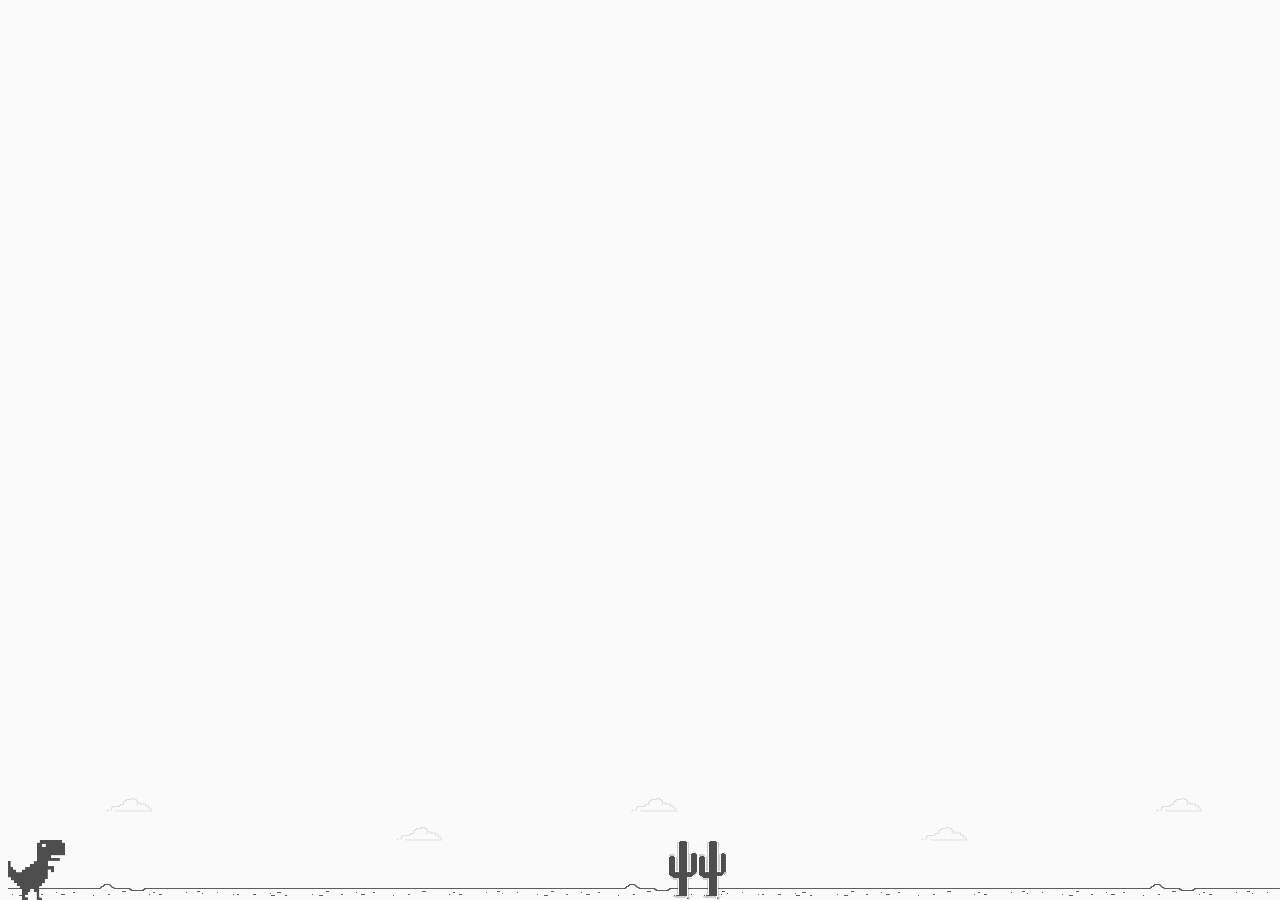
<file: Jogo_Dinossauro-master/index.html>
<!DOCTYPE html>
<html lang="pt-br">
<head>
  <meta charset="UTF-8">
  <title>Dio Dino Game</title>
  <link rel="stylesheet" href="style.css"></link>
  <script src="script.js" charset="UTF-8" defer></script>
</head>
<body>
  <div class="background">
    <div class="dino"></div>
  </div>
</body>
</html>
</file>
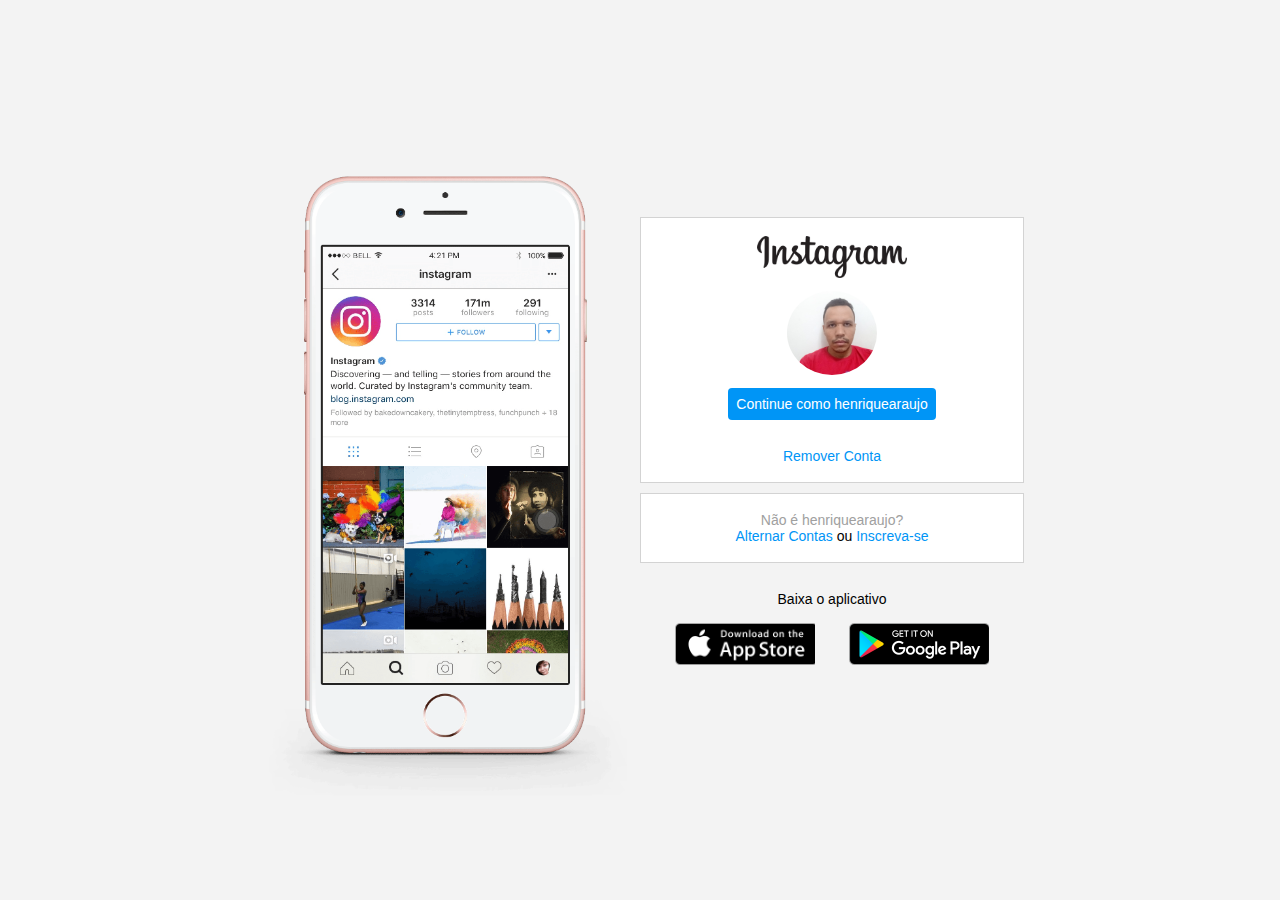
<file: Recriando-pagina-inicial-do-Instagram/index.html>
<!DOCTYPE html>
<html lang = "pt-br">
    <head>
        <meta charset="UTF-8">
        <meta name = "viewport" content="width-device=width, initial-scale=1.0">
        <link rel = "stylesheet" href = "style.css">
        <title>Instagram</title>
    </head>
    <body>
        <div class="instagram-wrapper">
            <div class = "instagram-phone">
                <img src = "./img/instagram-celular.png" alt = "celular">
    
            </div>
            <div class = "instagram-continue">
                <div class="group">
                    <img src="./img/instagram-logo.png" class = "instagram-logo" alt="instagram-logo">
                    <div class="profile-photo">
                        <img src="./img/Henrique.jpg" alt="foto de perfil">
                    </div>
                    <a href="#" class = 'instagram-login'>Continue como henriquearaujo</a>
                    <a href="#" class = 'instagram-logout'>Remover Conta</a>
                </div>
                <div class="group">
                    <p class="not-account">Não é henriquearaujo?</p>
                    <p class="notaccount">
                        <span class="link-blue">Alternar Contas</span>
                        ou 
                        <span class="link-blue">Inscreva-se</span>
                    </p>
                </div>
                <div class="get-the-app">
                    <p class="get-app">Baixa o aplicativo</p>
                    <br>
                    <div class="download">
                        <a href="https://apps.apple.com/br/app/instagram/id389801252" class = "app-download"></a>
                        <a href="https://play.google.com/store/apps/details?id=com.instagram.android&hl=pt_BR"" class = "app-download"></a>
                    </div>
                </div>
            </div>
        </div>
        
    </body>
</html>
</file>
<file: Jogo_Dinossauro-master/style.css>
body {
  background: #fafafa;
}

.dino {
  position: absolute;
  bottom: 0;
  background-image: url(dino.png);
  width: 60px;
  height: 60px;
}

.cactus {
  position: absolute;
  width: 60px;
  height: 60px;
  bottom: 0;
  background-image: url(cactus.png);
}

.game-over {
  text-align: center;
  color: #666;
  margin: 50px 0;
  font-family: arial;
  
}
.button {
  position: relative;
  left: 580px;
  background-color:black;
  border: none;
  color: white;
  padding: 15px 32px;
  text-align: center;
  text-decoration: none;
  display: inline-block;
  font-size: 16px;
  margin: 4px 2px;
  cursor: pointer;
}

@keyframes slideright {
  from {
      background-position: 70000%;
  }
  to {
      background-position: 0%;
  }
}

.background {
  position: absolute;
  bottom: 0px;
  background-image: url('background.png');
  background-repeat: repeat-x;
  animation: slideright 600s infinite linear;
  -webkit-animation: slideright 600s infinite linear;
  width: 100%;
  height: 200px;
}
</file>
<file: Recriando-pagina-inicial-do-Instagram/style.css>
* {
    padding:0;
    margin:0;
    box-sizing:border-box;
    text-decoration:none;
    font-family: sans-serif;
    font-size: 14px;
}

body{
    width:100%;
    min-height:100vh;
    background-color:rgb(243,243,243);
    margin:0;
    padding: 0;
    display:flex;
    justify-content: center;
}

.instagram-wrapper{
    display:flex;
    align-items:center;
    justify-content: start; /*Deixar os conteúdos em linha*/
    width:60%;
    height:100vh;
}

.instagram-phone{
    display:flex;
    align-items: center;
    justify-content: center;
    width: 50%;
}

/*Imagem do celular*/
.instagram-phone img{
    height:50rem;
}

.instagram-continue {
    display:flex;
    align-items:center; /*Align Horizontal*/
    justify-content: space-around; /*Align Vertical*/
    flex-direction: column; /*Direção do eixo flex*/
    width:50%;
    min-height:34rem;
}

.group{
    display:flex;
    justify-content: space-between;
    align-items:center;
    flex-direction: column;
    background-color:#FFFFFF;
    width:100%;
    padding: 1.3rem 0;
    border: 1px solid lightgray;
}

.group:nth-child(1){ /*Seleciona filho (componente na ordem ) do valor*/
    min-height:19rem;
}

.instagram-logo{
    height: 3rem;
}

.profile-photo{
    display:flex;
    justify-content: center;
    align-items: center;
    border-radius: 50%;
    overflow:hidden;
    width: 90px;
}

.profile-photo img{
    height:6rem;
}

.instagram-login{
    background-color:#0095f6;
    color:#FFFFFF;
    padding:8px;
    border-radius:4px;
}

.instagram-logout{
    color:#0095f6;
    margin-top: 1rem;
}

.not-account{
    color: rgb(160,160,160);
}

.link-blue{
    color:#0095f6;
}

.get-the-app{
    display:flex;
    flex-direction: column; /*Vertical*/
    align-items: center; /*Horizontal*/
    justify-content:center;
    width:100%;
    padding: 1.3rem 0;

}

.download{
    display:flex;
    width:100%;
    justify-content: space-evenly;
    align-items:center;
}

.app-download{
    height:3rem;
    width:10rem;
    background-size:cover;
}

.app-download:nth-child(1){
    background-image:url('./img/apple-button.png');
}

.app-download:nth-child(2){
    background-image:url('./img/googleplay-button.png');
}

/* media queries - reponsividade */

@media (max-width: 1024px){
    .instagram-wrapper{
        width:90%;
    }
}

@media (max-width: 650px){

    .body{
        background:#FFFFFF;
    }

    .instagram-wrapper{
        width:90%;
    }

    .instagram-phone{
        display:none;
    }

    .instagram-continue{
        width:100%;
    }

    .group{
        border: 1px solid transparent;
    }
}
</file>
